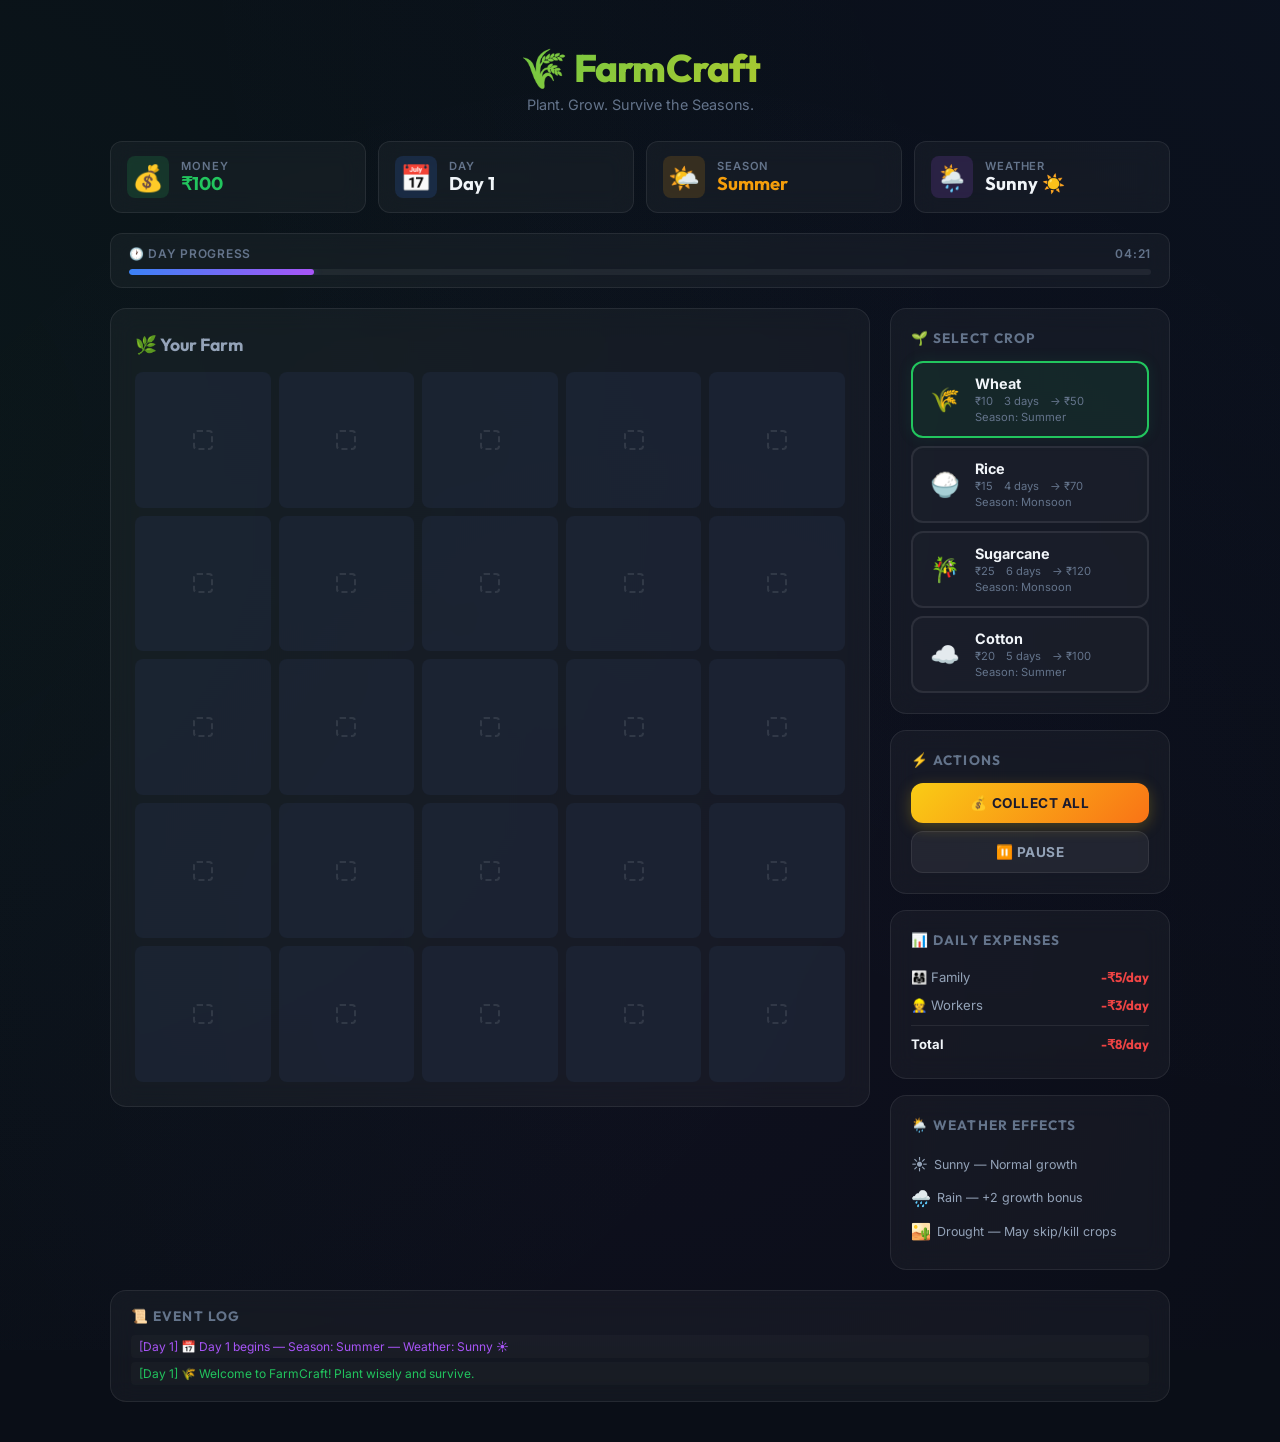
<file: index.html>
<!DOCTYPE html>
<html lang="en">
<head>
  <meta charset="UTF-8">
  <meta name="viewport" content="width=device-width, initial-scale=1.0">
  <meta name="description" content="A browser-based farming strategy game. Plant crops, manage weather, and survive the seasons!">
  <title>🌾 FarmCraft — Farming Strategy Game</title>
  <link rel="stylesheet" href="style.css">
</head>
<body>

  <!-- Game Over Overlay -->
  <div id="game-over-overlay">
    <div id="game-over-box">
      <h2>💀 Game Over</h2>
      <p>You went bankrupt!</p>
      <div class="final-stats" id="final-stats"></div>
      <button id="restart-btn" onclick="restartGame()">🔄 Restart Game</button>
    </div>
  </div>

  <div id="game-container">

    <!-- Header -->
    <header id="game-header">
      <h1>🌾 FarmCraft</h1>
      <p>Plant. Grow. Survive the Seasons.</p>
    </header>

    <!-- Stats Bar -->
    <div id="stats-bar">
      <div class="stat-card">
        <div class="stat-icon money">💰</div>
        <div class="stat-info">
          <span class="stat-label">Money</span>
          <span class="stat-value money-value" id="money-display">₹100</span>
        </div>
      </div>
      <div class="stat-card">
        <div class="stat-icon day">📅</div>
        <div class="stat-info">
          <span class="stat-label">Day</span>
          <span class="stat-value" id="day-display">Day 1</span>
        </div>
      </div>
      <div class="stat-card">
        <div class="stat-icon season">🌤️</div>
        <div class="stat-info">
          <span class="stat-label">Season</span>
          <span class="stat-value season-summer" id="season-display">Summer</span>
        </div>
      </div>
      <div class="stat-card">
        <div class="stat-icon weather">🌦️</div>
        <div class="stat-info">
          <span class="stat-label">Weather</span>
          <span class="stat-value" id="weather-display">Sunny ☀️</span>
        </div>
      </div>
    </div>

    <!-- Warning Banner -->
    <div id="warning-banner">
      <span>⚠️</span>
      <span id="warning-text">Low funds! You need to harvest crops soon.</span>
    </div>

    <!-- Day Progress -->
    <div id="day-progress-container">
      <div class="progress-label">
        <span>🕐 Day Progress</span>
        <span id="day-progress-percent">00:00</span>
      </div>
      <div id="day-progress-track">
        <div id="day-progress-fill"></div>
      </div>
    </div>

    <!-- Main Content -->
    <div id="main-content">

      <!-- Grid Section -->
      <section id="grid-section">
        <h2>🌿 Your Farm</h2>
        <div id="farm-grid"></div>
      </section>

      <!-- Sidebar -->
      <aside id="sidebar">

        <!-- Crop Selection -->
        <div class="panel" id="crop-panel">
          <h3>🌱 Select Crop</h3>
          <div class="crop-buttons">
            <button class="crop-btn selected" id="btn-wheat" onclick="selectCrop('wheat')">
              <span class="crop-icon">🌾</span>
              <div class="crop-details">
                <div class="crop-name">Wheat</div>
                <div class="crop-meta">
                  <span>₹10</span>
                  <span>3 days</span>
                  <span>→ ₹50</span>
                </div>
                <div class="crop-meta">Season: Summer</div>
              </div>
            </button>
            <button class="crop-btn" id="btn-rice" onclick="selectCrop('rice')">
              <span class="crop-icon">🍚</span>
              <div class="crop-details">
                <div class="crop-name">Rice</div>
                <div class="crop-meta">
                  <span>₹15</span>
                  <span>4 days</span>
                  <span>→ ₹70</span>
                </div>
                <div class="crop-meta">Season: Monsoon</div>
              </div>
            </button>
            <button class="crop-btn" id="btn-sugarcane" onclick="selectCrop('sugarcane')">
              <span class="crop-icon">🎋</span>
              <div class="crop-details">
                <div class="crop-name">Sugarcane</div>
                <div class="crop-meta">
                  <span>₹25</span>
                  <span>6 days</span>
                  <span>→ ₹120</span>
                </div>
                <div class="crop-meta">Season: Monsoon</div>
              </div>
            </button>
            <button class="crop-btn" id="btn-cotton" onclick="selectCrop('cotton')">
              <span class="crop-icon">☁️</span>
              <div class="crop-details">
                <div class="crop-name">Cotton</div>
                <div class="crop-meta">
                  <span>₹20</span>
                  <span>5 days</span>
                  <span>→ ₹100</span>
                </div>
                <div class="crop-meta">Season: Summer</div>
              </div>
            </button>
          </div>
        </div>

        <!-- Actions -->
        <div class="panel">
          <h3>⚡ Actions</h3>
          <div class="action-buttons">
            <button class="action-btn" id="collect-all-btn" onclick="collectAll()">💰 Collect All</button>
            <button class="action-btn" id="pause-btn" onclick="togglePause()">⏸️ Pause</button>
          </div>
        </div>

        <!-- Expenses -->
        <div class="panel">
          <h3>📊 Daily Expenses</h3>
          <div class="expense-row">
            <span class="expense-label">👨‍👩‍👧 Family</span>
            <span class="expense-value">-₹5/day</span>
          </div>
          <div class="expense-row">
            <span class="expense-label">👷 Workers</span>
            <span class="expense-value">-₹3/day</span>
          </div>
          <div class="expense-row total">
            <span class="expense-label">Total</span>
            <span class="expense-value">-₹8/day</span>
          </div>
        </div>

        <!-- Weather Info -->
        <div class="panel">
          <h3>🌦️ Weather Effects</h3>
          <div class="weather-info" id="weather-effects">
            <div class="effect"><span class="effect-icon">☀️</span> Sunny — Normal growth</div>
            <div class="effect"><span class="effect-icon">🌧️</span> Rain — +2 growth bonus</div>
            <div class="effect"><span class="effect-icon">🏜️</span> Drought — May skip/kill crops</div>
          </div>
        </div>

      </aside>

    </div>

    <!-- Event Log -->
    <div id="event-log">
      <h3>📜 Event Log</h3>
      <div id="log-entries"></div>
    </div>

  </div>

  <script src="game.js"></script>
</body>
</html>
</file>
<file: style.css>
/* ===== IMPORTS & RESET ===== */
@import url('https://fonts.googleapis.com/css2?family=Inter:wght@400;500;600;700;800;900&family=Outfit:wght@400;500;600;700;800&display=swap');

*, *::before, *::after {
  margin: 0;
  padding: 0;
  box-sizing: border-box;
}

:root {
  /* Core palette */
  --bg-primary: #0a0e17;
  --bg-secondary: #111827;
  --bg-card: rgba(17, 24, 39, 0.7);
  --bg-glass: rgba(255, 255, 255, 0.04);
  --border-glass: rgba(255, 255, 255, 0.08);
  --text-primary: #f1f5f9;
  --text-secondary: #94a3b8;
  --text-muted: #64748b;

  /* Accent colors */
  --accent-green: #22c55e;
  --accent-green-glow: rgba(34, 197, 94, 0.3);
  --accent-yellow: #facc15;
  --accent-yellow-glow: rgba(250, 204, 21, 0.3);
  --accent-blue: #3b82f6;
  --accent-blue-glow: rgba(59, 130, 246, 0.3);
  --accent-red: #ef4444;
  --accent-red-glow: rgba(239, 68, 68, 0.3);
  --accent-orange: #f97316;
  --accent-purple: #a855f7;

  /* Season colors */
  --summer-color: #f59e0b;
  --summer-bg: rgba(245, 158, 11, 0.15);
  --monsoon-color: #06b6d4;
  --monsoon-bg: rgba(6, 182, 212, 0.15);

  /* Tile states */
  --tile-empty: rgba(30, 41, 59, 0.6);
  --tile-growing: rgba(34, 197, 94, 0.15);
  --tile-ready: rgba(250, 204, 21, 0.2);
  --tile-dead: rgba(239, 68, 68, 0.15);

  /* Spacing */
  --radius-sm: 8px;
  --radius-md: 12px;
  --radius-lg: 16px;
  --radius-xl: 20px;
}

html {
  font-size: 16px;
  scroll-behavior: smooth;
}

body {
  font-family: 'Inter', sans-serif;
  background: var(--bg-primary);
  color: var(--text-primary);
  min-height: 100vh;
  overflow-x: hidden;
  position: relative;
}

/* Animated background gradient */
body::before {
  content: '';
  position: fixed;
  top: -50%;
  left: -50%;
  width: 200%;
  height: 200%;
  background: radial-gradient(circle at 20% 50%, rgba(34, 197, 94, 0.05) 0%, transparent 50%),
              radial-gradient(circle at 80% 20%, rgba(59, 130, 246, 0.04) 0%, transparent 50%),
              radial-gradient(circle at 50% 80%, rgba(168, 85, 247, 0.03) 0%, transparent 50%);
  animation: bgShift 20s ease-in-out infinite alternate;
  z-index: 0;
  pointer-events: none;
}

@keyframes bgShift {
  0% { transform: translate(0, 0) rotate(0deg); }
  100% { transform: translate(-5%, -5%) rotate(3deg); }
}

/* ===== LAYOUT ===== */
#game-container {
  position: relative;
  z-index: 1;
  max-width: 1100px;
  margin: 0 auto;
  padding: 24px 20px 40px;
  display: flex;
  flex-direction: column;
  gap: 20px;
}

/* ===== HEADER ===== */
#game-header {
  text-align: center;
  padding: 20px 0 8px;
}

#game-header h1 {
  font-family: 'Outfit', sans-serif;
  font-size: 2.4rem;
  font-weight: 800;
  background: linear-gradient(135deg, var(--accent-green), var(--accent-yellow), var(--accent-green));
  background-size: 200% 200%;
  -webkit-background-clip: text;
  -webkit-text-fill-color: transparent;
  background-clip: text;
  animation: gradientText 4s ease-in-out infinite;
  letter-spacing: -0.02em;
}

#game-header p {
  font-size: 0.9rem;
  color: var(--text-muted);
  margin-top: 4px;
}

@keyframes gradientText {
  0%, 100% { background-position: 0% 50%; }
  50% { background-position: 100% 50%; }
}

/* ===== TOP STATS BAR ===== */
#stats-bar {
  display: grid;
  grid-template-columns: repeat(auto-fit, minmax(140px, 1fr));
  gap: 12px;
}

.stat-card {
  background: var(--bg-glass);
  border: 1px solid var(--border-glass);
  border-radius: var(--radius-md);
  padding: 14px 16px;
  display: flex;
  align-items: center;
  gap: 12px;
  backdrop-filter: blur(12px);
  transition: transform 0.2s ease, border-color 0.2s ease;
}

.stat-card:hover {
  transform: translateY(-2px);
  border-color: rgba(255, 255, 255, 0.15);
}

.stat-icon {
  font-size: 1.6rem;
  width: 42px;
  height: 42px;
  display: flex;
  align-items: center;
  justify-content: center;
  border-radius: var(--radius-sm);
  flex-shrink: 0;
}

.stat-icon.money { background: rgba(34, 197, 94, 0.15); }
.stat-icon.day { background: rgba(59, 130, 246, 0.15); }
.stat-icon.season { background: rgba(245, 158, 11, 0.15); }
.stat-icon.weather { background: rgba(168, 85, 247, 0.15); }

.stat-info {
  display: flex;
  flex-direction: column;
}

.stat-label {
  font-size: 0.7rem;
  text-transform: uppercase;
  letter-spacing: 0.08em;
  color: var(--text-muted);
  font-weight: 600;
}

.stat-value {
  font-family: 'Outfit', sans-serif;
  font-size: 1.15rem;
  font-weight: 700;
  color: var(--text-primary);
  line-height: 1.2;
}

.stat-value.money-value { color: var(--accent-green); }
.stat-value.season-summer { color: var(--summer-color); }
.stat-value.season-monsoon { color: var(--monsoon-color); }

/* ===== WARNING BANNER ===== */
#warning-banner {
  display: none;
  background: rgba(239, 68, 68, 0.1);
  border: 1px solid rgba(239, 68, 68, 0.3);
  border-radius: var(--radius-md);
  padding: 12px 18px;
  color: var(--accent-red);
  font-weight: 600;
  font-size: 0.9rem;
  align-items: center;
  gap: 10px;
  animation: pulseWarning 1.5s ease-in-out infinite;
}

#warning-banner.visible {
  display: flex;
}

@keyframes pulseWarning {
  0%, 100% { opacity: 1; }
  50% { opacity: 0.7; }
}

/* ===== PROGRESS BAR ===== */
#day-progress-container {
  background: var(--bg-glass);
  border: 1px solid var(--border-glass);
  border-radius: var(--radius-md);
  padding: 12px 18px;
  backdrop-filter: blur(12px);
}

#day-progress-container .progress-label {
  display: flex;
  justify-content: space-between;
  margin-bottom: 8px;
  font-size: 0.75rem;
  color: var(--text-muted);
  font-weight: 600;
  text-transform: uppercase;
  letter-spacing: 0.06em;
}

#day-progress-track {
  width: 100%;
  height: 6px;
  background: rgba(255, 255, 255, 0.06);
  border-radius: 3px;
  overflow: hidden;
}

#day-progress-fill {
  height: 100%;
  width: 0%;
  background: linear-gradient(90deg, var(--accent-blue), var(--accent-purple));
  border-radius: 3px;
  transition: width 0.1s linear;
  box-shadow: 0 0 10px var(--accent-blue-glow);
}

/* ===== MAIN CONTENT AREA ===== */
#main-content {
  display: grid;
  grid-template-columns: 1fr 280px;
  gap: 20px;
  align-items: start;
}

/* ===== GRID ===== */
#grid-section {
  background: var(--bg-glass);
  border: 1px solid var(--border-glass);
  border-radius: var(--radius-lg);
  padding: 24px;
  backdrop-filter: blur(12px);
}

#grid-section h2 {
  font-family: 'Outfit', sans-serif;
  font-size: 1.1rem;
  font-weight: 700;
  margin-bottom: 16px;
  color: var(--text-secondary);
}

#farm-grid {
  display: grid;
  grid-template-columns: repeat(5, 1fr);
  gap: 8px;
  user-select: none;
}

.tile {
  aspect-ratio: 1;
  border-radius: var(--radius-sm);
  border: 2px solid transparent;
  display: flex;
  flex-direction: column;
  align-items: center;
  justify-content: center;
  cursor: pointer;
  transition: all 0.2s ease;
  position: relative;
  overflow: hidden;
  font-size: 1.8rem;
  background: var(--tile-empty);
}

.tile::before {
  content: '';
  position: absolute;
  inset: 0;
  border-radius: inherit;
  opacity: 0;
  transition: opacity 0.2s ease;
  pointer-events: none;
}

.tile:hover::before {
  opacity: 1;
  background: rgba(255, 255, 255, 0.05);
}

.tile:hover {
  border-color: rgba(255, 255, 255, 0.15);
  transform: scale(1.04);
}

.tile.empty {
  background: var(--tile-empty);
}

.tile.empty::after {
  content: '';
  width: 20px;
  height: 20px;
  border: 2px dashed rgba(255, 255, 255, 0.1);
  border-radius: 4px;
}

.tile.growing {
  background: var(--tile-growing);
  border-color: rgba(34, 197, 94, 0.25);
  animation: growPulse 2.5s ease-in-out infinite;
}

.tile.ready {
  background: var(--tile-ready);
  border-color: rgba(250, 204, 21, 0.4);
  animation: readyGlow 1.5s ease-in-out infinite;
}

.tile.dead {
  background: var(--tile-dead);
  border-color: rgba(239, 68, 68, 0.3);
}

.tile .tile-icon {
  font-size: 1.8rem;
  line-height: 1;
  z-index: 1;
}

.tile .tile-label {
  font-size: 0.55rem;
  color: var(--text-muted);
  font-weight: 600;
  margin-top: 2px;
  text-transform: uppercase;
  letter-spacing: 0.05em;
  z-index: 1;
}

.tile .tile-days {
  font-size: 0.5rem;
  color: var(--text-muted);
  z-index: 1;
  margin-top: 1px;
}

@keyframes growPulse {
  0%, 100% { box-shadow: inset 0 0 15px rgba(34, 197, 94, 0.08); }
  50% { box-shadow: inset 0 0 25px rgba(34, 197, 94, 0.15); }
}

@keyframes readyGlow {
  0%, 100% { box-shadow: 0 0 10px var(--accent-yellow-glow), inset 0 0 15px rgba(250, 204, 21, 0.1); }
  50% { box-shadow: 0 0 20px var(--accent-yellow-glow), inset 0 0 25px rgba(250, 204, 21, 0.18); }
}

/* ===== SIDEBAR ===== */
#sidebar {
  display: flex;
  flex-direction: column;
  gap: 16px;
}

.panel {
  background: var(--bg-glass);
  border: 1px solid var(--border-glass);
  border-radius: var(--radius-lg);
  padding: 20px;
  backdrop-filter: blur(12px);
}

.panel h3 {
  font-family: 'Outfit', sans-serif;
  font-size: 0.85rem;
  font-weight: 700;
  text-transform: uppercase;
  letter-spacing: 0.08em;
  color: var(--text-muted);
  margin-bottom: 14px;
}

/* Crop select buttons */
.crop-buttons {
  display: flex;
  flex-direction: column;
  gap: 8px;
}

.crop-btn {
  display: flex;
  align-items: center;
  gap: 12px;
  padding: 12px 14px;
  border: 2px solid var(--border-glass);
  border-radius: var(--radius-md);
  background: rgba(255, 255, 255, 0.02);
  color: var(--text-primary);
  cursor: pointer;
  transition: all 0.2s ease;
  font-family: 'Inter', sans-serif;
  text-align: left;
}

.crop-btn:hover {
  border-color: rgba(255, 255, 255, 0.15);
  background: rgba(255, 255, 255, 0.04);
  transform: translateX(4px);
}

.crop-btn.selected {
  border-color: var(--accent-green);
  background: rgba(34, 197, 94, 0.08);
  box-shadow: 0 0 15px rgba(34, 197, 94, 0.1);
}

.crop-btn .crop-icon {
  font-size: 1.5rem;
  width: 36px;
  text-align: center;
}

.crop-btn .crop-details {
  flex: 1;
}

.crop-btn .crop-name {
  font-weight: 700;
  font-size: 0.9rem;
}

.crop-btn .crop-meta {
  font-size: 0.7rem;
  color: var(--text-muted);
  margin-top: 2px;
}

.crop-btn .crop-meta span {
  margin-right: 8px;
}

/* Action Buttons */
.action-buttons {
  display: flex;
  flex-direction: column;
  gap: 8px;
}

.action-btn {
  width: 100%;
  padding: 12px 16px;
  border: none;
  border-radius: var(--radius-md);
  font-family: 'Inter', sans-serif;
  font-size: 0.85rem;
  font-weight: 700;
  cursor: pointer;
  transition: all 0.2s ease;
  display: flex;
  align-items: center;
  justify-content: center;
  gap: 8px;
  text-transform: uppercase;
  letter-spacing: 0.04em;
}

.action-btn:hover {
  transform: translateY(-2px);
}

.action-btn:active {
  transform: translateY(0);
}

#collect-all-btn {
  background: linear-gradient(135deg, var(--accent-yellow), var(--accent-orange));
  color: #1a1a2e;
  box-shadow: 0 4px 15px rgba(250, 204, 21, 0.25);
}

#collect-all-btn:hover {
  box-shadow: 0 6px 25px rgba(250, 204, 21, 0.35);
}

#pause-btn {
  background: rgba(255, 255, 255, 0.06);
  color: var(--text-secondary);
  border: 1px solid var(--border-glass);
}

#pause-btn:hover {
  background: rgba(255, 255, 255, 0.1);
  color: var(--text-primary);
}

/* Expenses Panel */
.expense-row {
  display: flex;
  justify-content: space-between;
  align-items: center;
  padding: 6px 0;
  font-size: 0.82rem;
}

.expense-row .expense-label {
  color: var(--text-secondary);
}

.expense-row .expense-value {
  font-weight: 700;
  color: var(--accent-red);
  font-family: 'Outfit', sans-serif;
}

.expense-row.total {
  border-top: 1px solid var(--border-glass);
  margin-top: 6px;
  padding-top: 10px;
}

.expense-row.total .expense-label {
  font-weight: 700;
  color: var(--text-primary);
}

/* Weather effects info */
.weather-info {
  font-size: 0.78rem;
  color: var(--text-secondary);
  line-height: 1.6;
}

.weather-info .effect {
  padding: 4px 0;
  display: flex;
  align-items: center;
  gap: 6px;
}

.weather-info .effect-icon {
  font-size: 1rem;
}

/* Event Log */
#event-log {
  background: var(--bg-glass);
  border: 1px solid var(--border-glass);
  border-radius: var(--radius-lg);
  padding: 16px 20px;
  backdrop-filter: blur(12px);
}

#event-log h3 {
  font-family: 'Outfit', sans-serif;
  font-size: 0.85rem;
  font-weight: 700;
  text-transform: uppercase;
  letter-spacing: 0.08em;
  color: var(--text-muted);
  margin-bottom: 10px;
}

#log-entries {
  max-height: 140px;
  overflow-y: auto;
  display: flex;
  flex-direction: column;
  gap: 4px;
  scrollbar-width: thin;
  scrollbar-color: rgba(255,255,255,0.1) transparent;
}

#log-entries::-webkit-scrollbar {
  width: 4px;
}

#log-entries::-webkit-scrollbar-thumb {
  background: rgba(255,255,255,0.1);
  border-radius: 2px;
}

.log-entry {
  font-size: 0.75rem;
  color: var(--text-muted);
  padding: 4px 8px;
  border-radius: 4px;
  background: rgba(255, 255, 255, 0.02);
  animation: logSlide 0.3s ease;
}

.log-entry.harvest { color: var(--accent-yellow); }
.log-entry.plant { color: var(--accent-green); }
.log-entry.warning { color: var(--accent-red); }
.log-entry.weather { color: var(--accent-purple); }
.log-entry.expense { color: var(--accent-orange); }

@keyframes logSlide {
  from { opacity: 0; transform: translateY(-8px); }
  to { opacity: 1; transform: translateY(0); }
}

/* ===== GAME OVER OVERLAY ===== */
#game-over-overlay {
  display: none;
  position: fixed;
  inset: 0;
  z-index: 1000;
  background: rgba(0, 0, 0, 0.85);
  backdrop-filter: blur(8px);
  align-items: center;
  justify-content: center;
}

#game-over-overlay.visible {
  display: flex;
}

#game-over-box {
  background: var(--bg-secondary);
  border: 1px solid rgba(239, 68, 68, 0.3);
  border-radius: var(--radius-xl);
  padding: 48px 56px;
  text-align: center;
  animation: gameOverPop 0.4s cubic-bezier(0.175, 0.885, 0.32, 1.275);
  box-shadow: 0 0 60px rgba(239, 68, 68, 0.15);
}

#game-over-box h2 {
  font-family: 'Outfit', sans-serif;
  font-size: 2rem;
  font-weight: 800;
  color: var(--accent-red);
  margin-bottom: 8px;
}

#game-over-box p {
  color: var(--text-secondary);
  font-size: 1rem;
  margin-bottom: 8px;
}

#game-over-box .final-stats {
  color: var(--text-muted);
  font-size: 0.85rem;
  margin-bottom: 28px;
}

#restart-btn {
  padding: 14px 40px;
  background: linear-gradient(135deg, var(--accent-green), #16a34a);
  border: none;
  border-radius: var(--radius-md);
  color: white;
  font-family: 'Inter', sans-serif;
  font-size: 1rem;
  font-weight: 700;
  cursor: pointer;
  transition: all 0.2s ease;
  text-transform: uppercase;
  letter-spacing: 0.06em;
}

#restart-btn:hover {
  transform: scale(1.05);
  box-shadow: 0 6px 25px var(--accent-green-glow);
}

@keyframes gameOverPop {
  from { opacity: 0; transform: scale(0.8); }
  to { opacity: 1; transform: scale(1); }
}

/* ===== FLOATING NOTIFICATIONS ===== */
.float-notification {
  position: fixed;
  top: 20px;
  right: 20px;
  z-index: 900;
  background: var(--bg-secondary);
  border: 1px solid var(--border-glass);
  border-radius: var(--radius-md);
  padding: 14px 20px;
  font-size: 0.85rem;
  color: var(--text-primary);
  box-shadow: 0 8px 30px rgba(0, 0, 0, 0.4);
  animation: notifSlide 0.3s ease, notifFade 0.3s ease 2.5s forwards;
  display: flex;
  align-items: center;
  gap: 10px;
}

@keyframes notifSlide {
  from { opacity: 0; transform: translateX(30px); }
  to { opacity: 1; transform: translateX(0); }
}

@keyframes notifFade {
  to { opacity: 0; transform: translateX(30px); }
}

/* ===== HARVEST ANIMATION ===== */
@keyframes harvestPop {
  0% { transform: scale(1); }
  30% { transform: scale(1.15); }
  60% { transform: scale(0.95); }
  100% { transform: scale(1); }
}

.tile.harvesting {
  animation: harvestPop 0.4s ease;
}

/* ===== RESPONSIVE ===== */
@media (max-width: 768px) {
  #main-content {
    grid-template-columns: 1fr;
  }

  #game-header h1 {
    font-size: 1.8rem;
  }

  #stats-bar {
    grid-template-columns: repeat(2, 1fr);
  }

  .tile {
    font-size: 1.4rem;
  }

  .tile .tile-label {
    font-size: 0.48rem;
  }

  #game-over-box {
    padding: 32px 28px;
    margin: 0 20px;
  }
}

@media (max-width: 480px) {
  #game-container {
    padding: 12px 10px 30px;
  }

  #stats-bar {
    grid-template-columns: 1fr 1fr;
    gap: 8px;
  }

  .stat-card {
    padding: 10px 12px;
  }

  #grid-section {
    padding: 16px;
  }

  #farm-grid {
    gap: 6px;
  }
}
</file>
